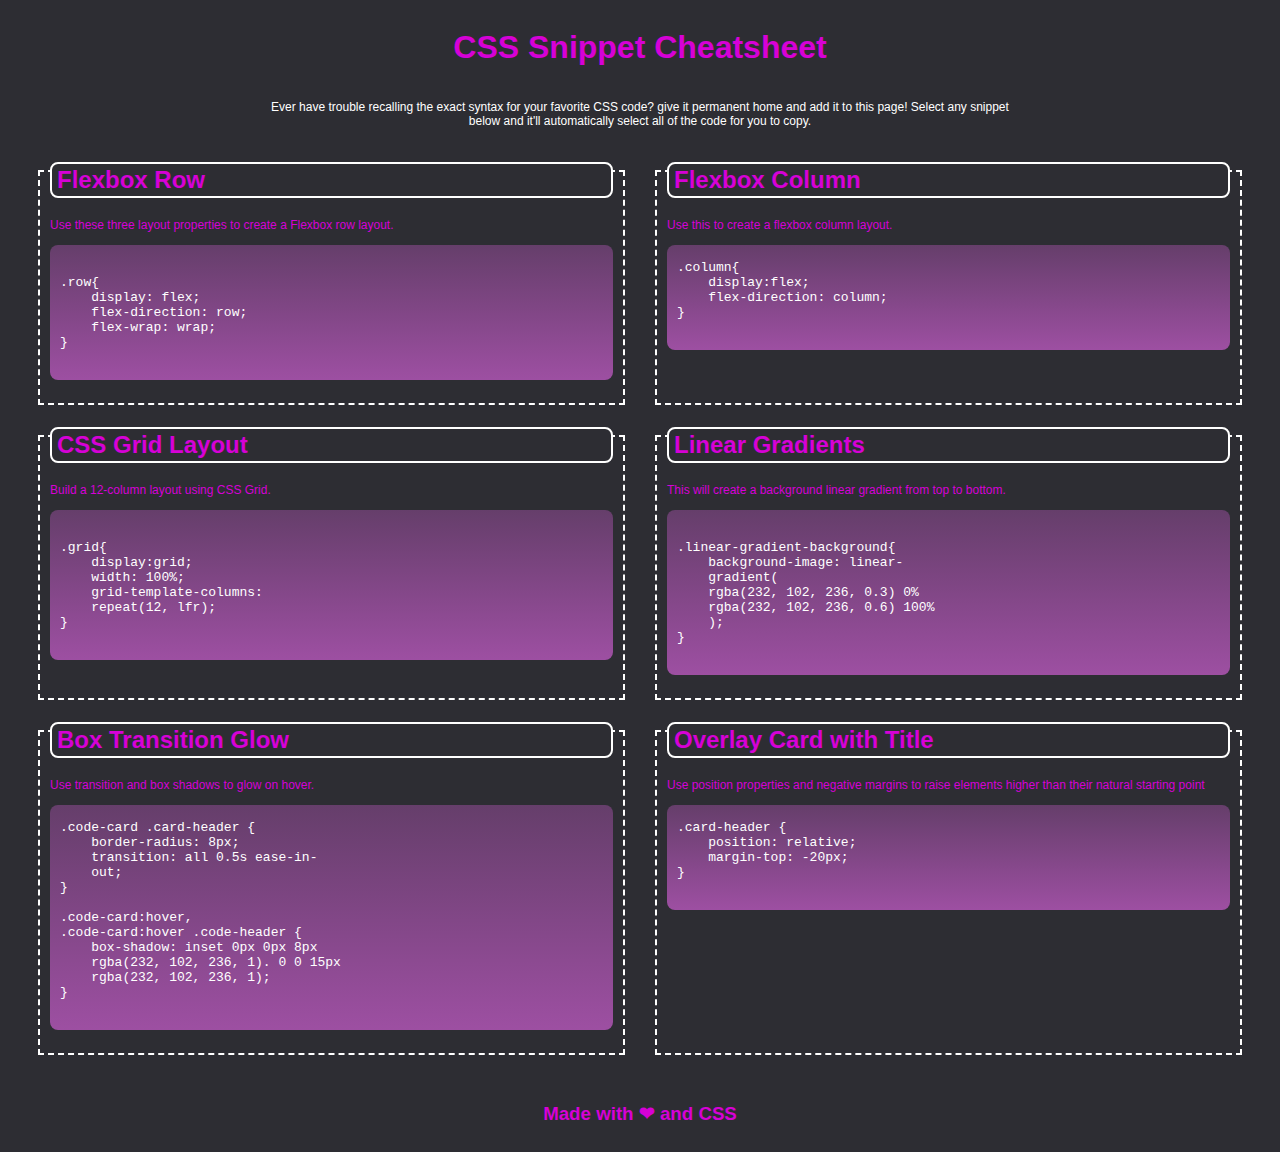
<file: 28-Stu_Mini-Project/index.html>
<!--
   1. Header, it's its own flexbox 

   2. I have 6 other flexboxes That probably exist within a flexbox. 
   3. Each flexbox item has it's own flexbox, which contains the respective css snippet.
   
   5. There is a footer.  
   6. We will need 3 media queries to adjust for desktop, tablet and mobile. 
-->

<!DOCTYPE html>
<html>
    <head>
        <meta charset="utf-8">
        <meta http-equiv="X-UA-Compatible" content="IE=edge">
        <title>CSS Snippet Mini Project</title>
        <meta name="description" content="">
        <meta name="viewport" content="width=device-width, initial-scale=1">
        <link rel="stylesheet" href="/assets/style.css">
    </head>

    <body>
        <!--header-->
        <header class="main-header">
            <h1>CSS Snippet Cheatsheet</h1>
            <p>
            Ever have trouble recalling the exact syntax for your favorite CSS code?
            give it permanent home and add it to this page! Select any snippet below 
            and it'll automatically select all of the code for you to copy.
            </p>
        </header>

        <!--6 css boxes and content-->
        <main>
            <!--article into figure seems like the most sensible semantic element for this purpose?-->
            <article class="card"> <!--Main container-->
                <h2 class="card-header">Flexbox Row</h2>  <!--header for the card -->
                <summary>Use these three layout properties to create a Flexbox row layout.</summary> <!--summary of the code in the card-->
                
                <pre class="code-card"> <!--still a container-->
                    <code > <!--not really a container, is a specific tag for code-->
.row{
    display: flex;
    flex-direction: row;
    flex-wrap: wrap;
}
                    </code>
                </pre>
            </article>
            
            <article class="card">
                <h2 class="card-header">Flexbox Column</h2>
                <summary>Use this to create a flexbox column layout.</summary>
                
                <pre class="code-card">
                    <code>
.column{
    display:flex;
    flex-direction: column;
}
                    </code>
                </pre>
            </article>

            <article class="card">
                <h2 class="card-header">CSS Grid Layout</h2>
                <summary>Build a 12-column layout using CSS Grid.</summary>
                
                <pre class="code-card"> <!--lets us retain our white spaces accurately as we have it formatted-->
                    <code> <!--use <code> when trying to show code examples, formats it correctly-->
.grid{
    display:grid;
    width: 100%;
    grid-template-columns: 
    repeat(12, lfr);
}
                    </code>
                </pre>
            </article>

            <article class="card">
                <h2 class="card-header">Linear Gradients</h2>
                <summary>This will create a background linear gradient from top to bottom.</summary>
                
                <pre class="code-card"> 
                    <code>
.linear-gradient-background{
    background-image: linear-
    gradient(
    rgba(232, 102, 236, 0.3) 0%
    rgba(232, 102, 236, 0.6) 100%
    );
}
                    </code>
                </pre>
            </article>

            <article class="card">
                <h2 class="card-header">Box Transition Glow</h2>
                <summary>Use transition and box shadows to glow on hover.</summary>
                
                <pre  class="code-card">
                    <code>
.code-card .card-header {
    border-radius: 8px;
    transition: all 0.5s ease-in-
    out;
}

.code-card:hover,
.code-card:hover .code-header {
    box-shadow: inset 0px 0px 8px
    rgba(232, 102, 236, 1). 0 0 15px
    rgba(232, 102, 236, 1);
}
                    </code>
                </pre>
            </article>

            <article class="card">
                <h2 class="card-header">Overlay Card with Title</h2>
                <summary>Use position properties and negative margins to raise elements higher than their natural starting point</summary>
                
                <pre class="code-card">
                    <code>
.card-header {
    position: relative;
    margin-top: -20px;
}
                    </code>
                </pre>
            </article>

        </main>

        <!--footer-->
        <footer>
            <h3>Made with &#10084 and CSS</h3>
        </footer>
        
        <script src="" async defer></script>
    </body>
</html>
</file>
<file: assets/style.css>
*:root{
    --main-gradient-colors: rgba(232, 102,236, 0.3) 0%, rgba(232, 102,236, 0.6) 100%;
    --main-header-colors: rgb(214, 1, 214);
    --main-card-font-colors:rgb(214, 1, 214);
    --main-bg-color: rgb(45, 45, 51);
}

body {
    box-sizing: border-box;
    background-color: var(--main-bg-color);
    font-family:'Segoe UI', Tahoma, Geneva, Verdana, sans-serif;
    /*background-image: linear-gradient(var(--main-gradient-colors));*/
}

.main-header{
    display: flex;
    text-align: center;
    flex-direction: column;
    justify-content: center;
    margin-left: 20%;
    margin-right: 20%;
    color:white;
}

.main-header p{
    font-size: 12px;
}

main{
    display: flex;
    flex-wrap: wrap;
    justify-content: space-evenly;
    margin: 30px;
    gap: 30px;
}

h1,h2,h3 {
    color: var(--main-header-colors);
    text-align: center;
}


.card { /*Doing this really helps contain and visualize the boxes*/
    flex: 1 0 30%; /*setting this value to manage the number of items per row based on %, decimals not working?*/
    padding: 10px;
    text-align: left;
    border-style: dashed;
    border-width: 2px;
    border-color: white;
    gap: 10%;
}

.card-header {
    position:relative;
    margin-top: -20px;
    border: 2px;
    text-align: left;
    border-radius: 10px;
    padding: 2px;
    padding-left: 5px;
    border-style: solid;
    border-color: white;
    background-color: var(--main-bg-color);
}

.card summary {
    color: var(--main-card-font-colors);
    font-size: 12px;
}
.code-card{
 color: white;
 padding-left: 10px;
 background-image: linear-gradient(var(--main-gradient-colors));
 border-radius: 10px;
}

.card-header, .code-card { /* creates a transition*/
    border-radius: 8px; /*this sets a starting radius that transitions into w.e I have set I assume?*/
    transition: all 0.5s ease-in-out;
}

.code-card:hover, .card-header:hover { /* glow on hover*/
    box-shadow: inset 0px 0px 8px rgba(232, 102, 236, 1), 0 0 15px rgba(232, 102, 236, 1);
}

footer{
    display: flex;
    justify-content: center;
}

/*Once width of the screen goes under 992px do this*/
@media only screen and (max-width: 992px) {
    .card {
        flex: 1 0 50%;
    }
  }

/*Once width of the screen goes under 768px do this*/
@media only screen and (max-width: 768px) {
    .card {
        flex: 1 0 100%;
    }
}
</file>
